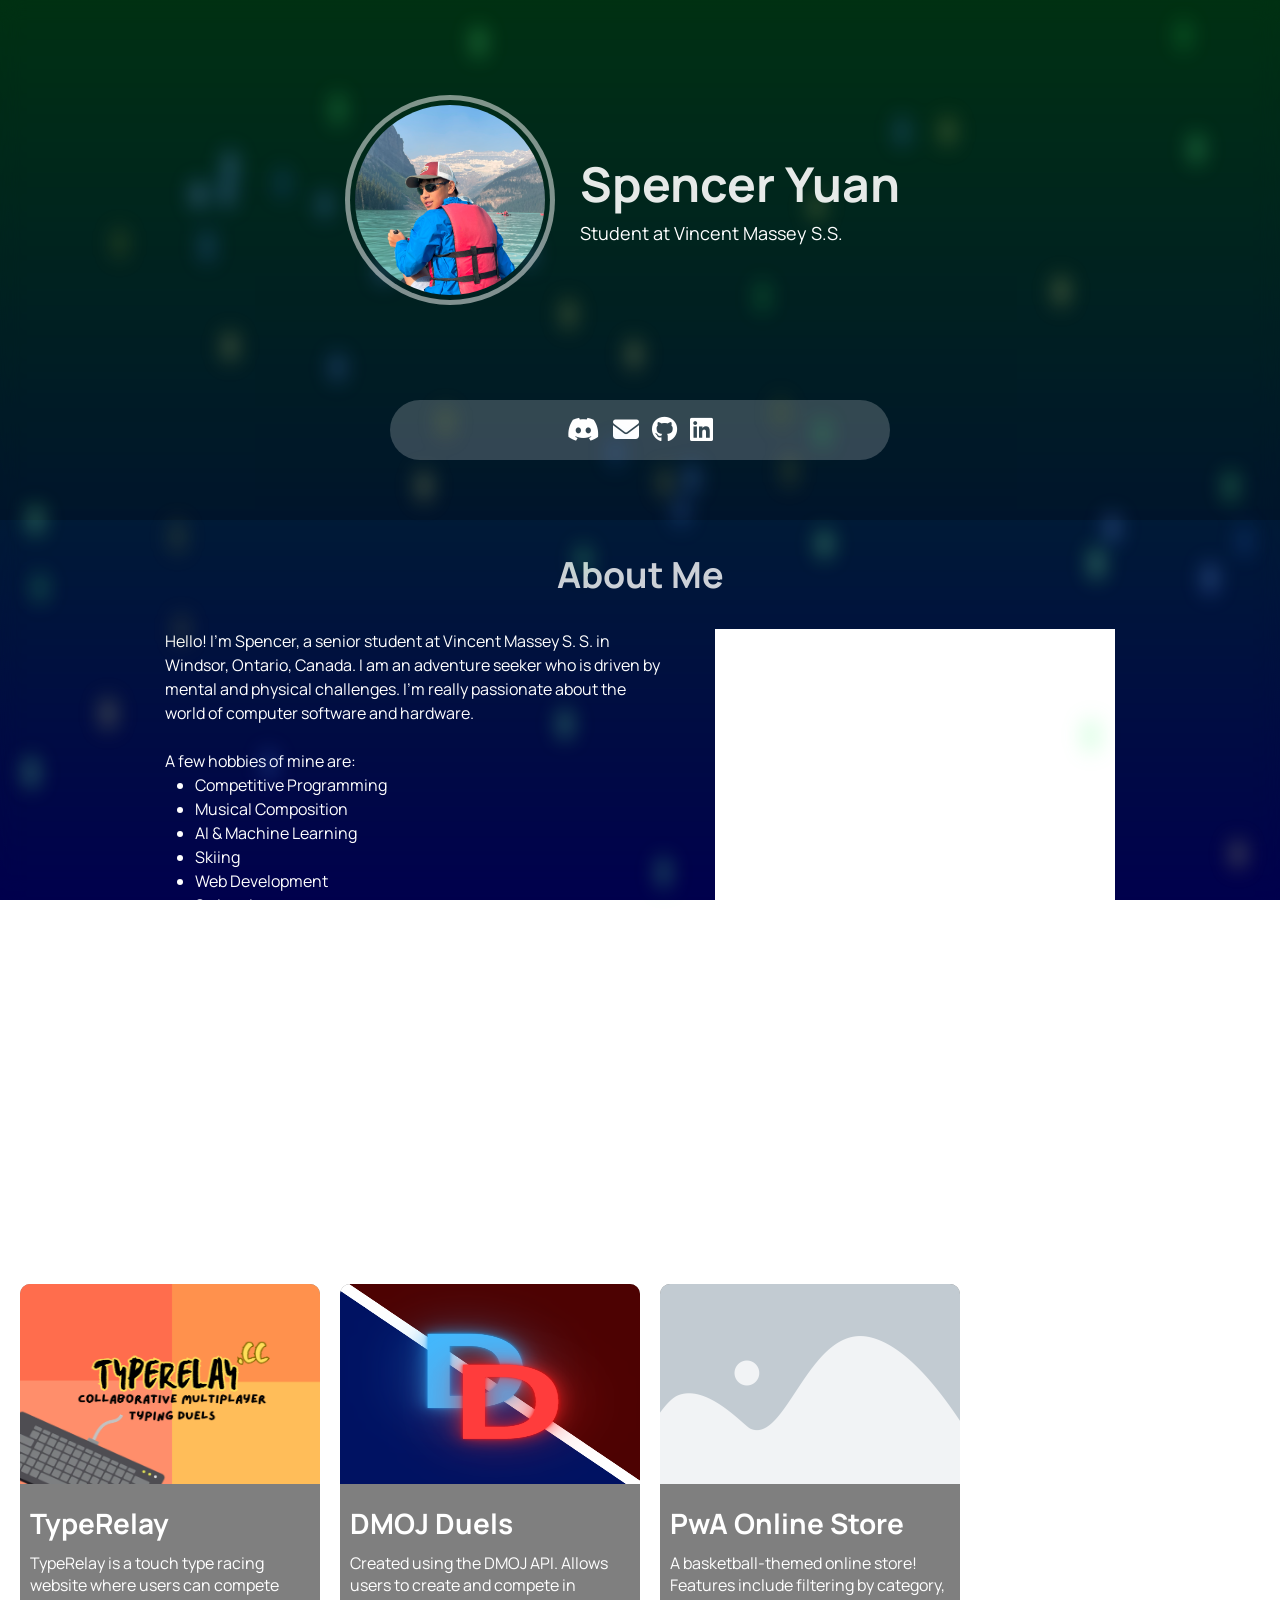
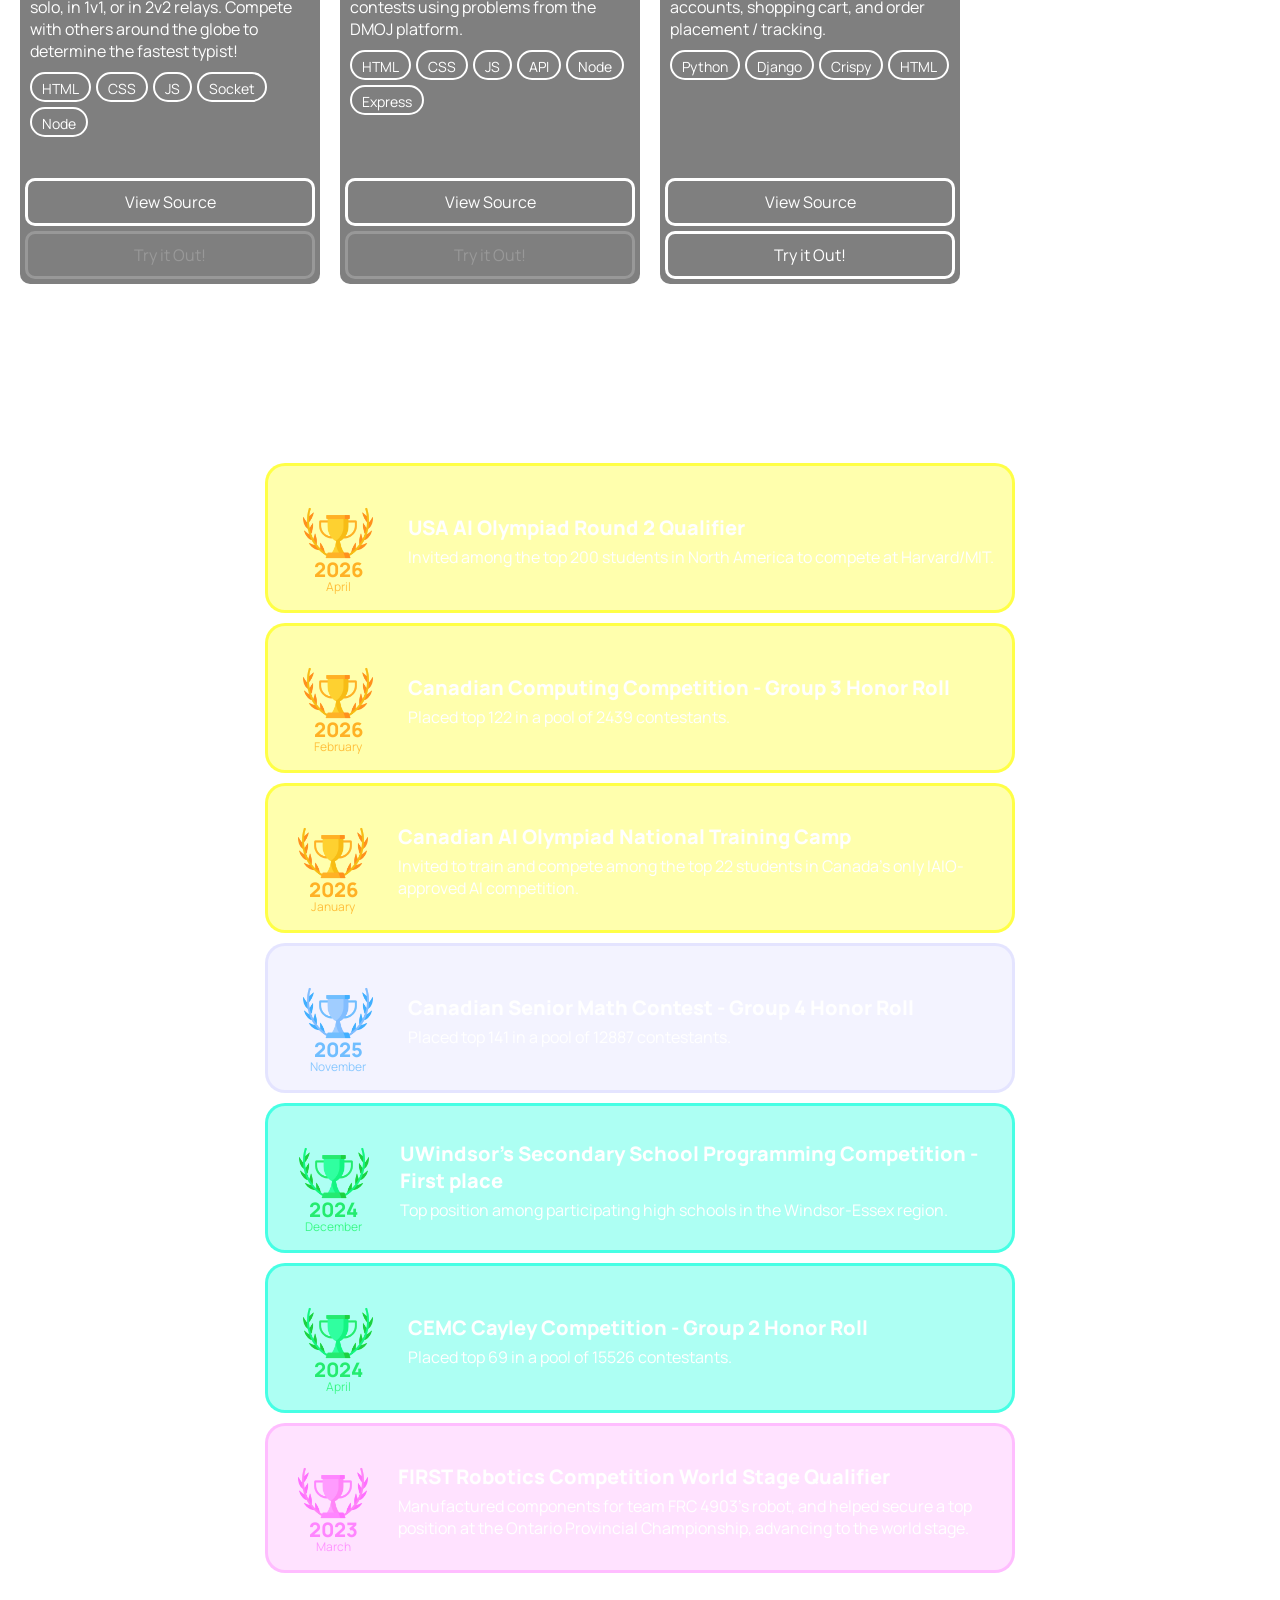
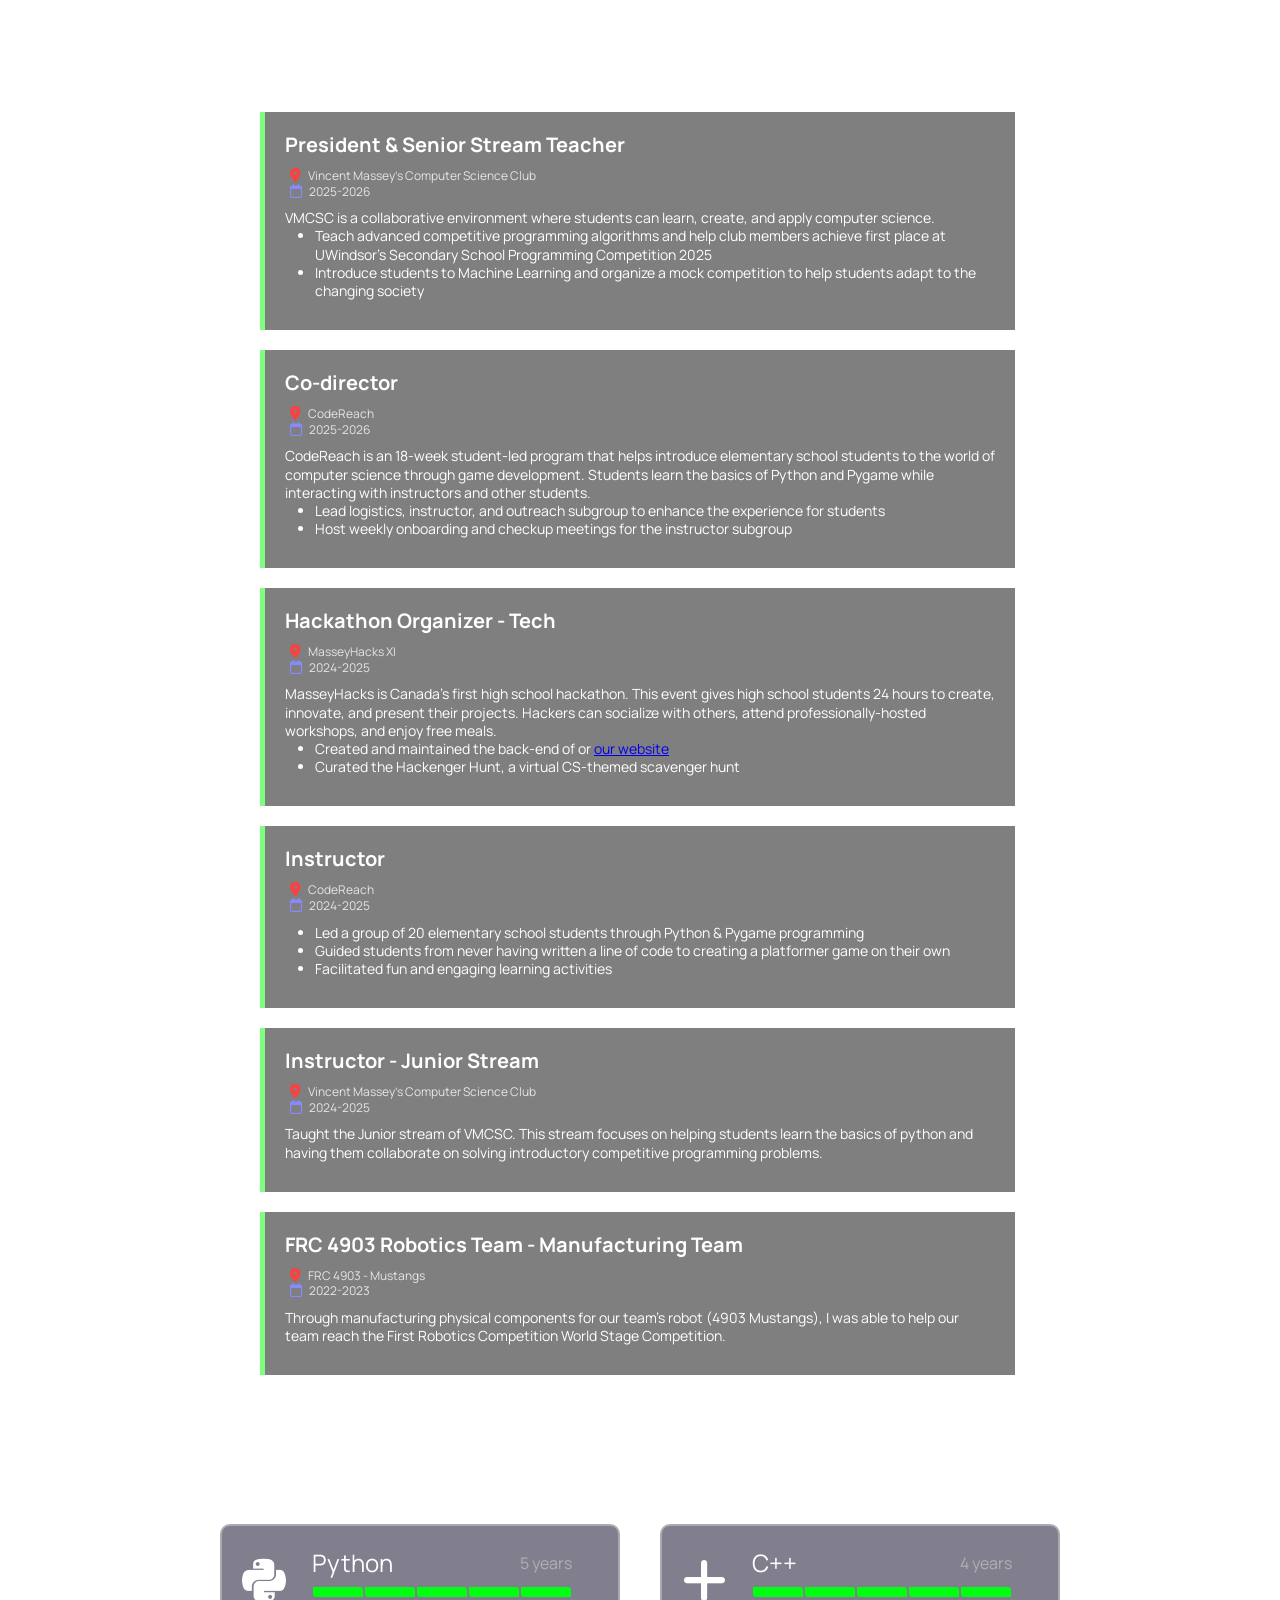
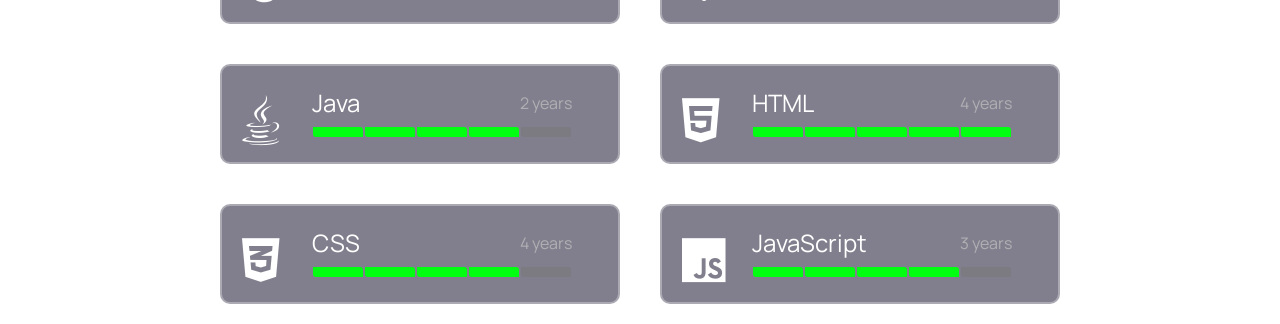
<file: index.html>
<!DOCTYPE html>
<html lang="en">
<head>
    <meta charset="UTF-8">
    <meta name="viewport" content="width=device-width, initial-scale=1.0">
    <title>Spencer Yuan</title>
    <link rel="stylesheet" href="style.css">
    <script src="bgtiles.js" defer></script>
    <script src="navigation.js" defer></script>
    <script src="particlebg.js" defer></script>
    <link rel="stylesheet" href="https://cdnjs.cloudflare.com/ajax/libs/font-awesome/6.4.0/css/all.min.css"/>
</head>
<body>
    <!-- Fixed gradient background so i can rotate it -->
    <div class="fixed-bg"></div>

    <div class="particles">

    </div>

    <div class="blocker"></div>
    <div class="mask"></div>

    <!-- Nav bar on the top -->
    <nav>
        <div class="nav-element nav-title">Title</div>
        <div class="nav-element nav-about">About</div>
        <div class="nav-element nav-projects">Projects</div>
        <div class="nav-element nav-achievements">Achievements</div>
        <div class="nav-element nav-experience">Experience</div>
        <div class="nav-element nav-languages">Programming</div>
    </nav>
    
    <!-- Title Page / top of the page -->

    <div class="section" id="top-section">
        <div class="section" id="section-title">
            <img src="img/pfp.png" alt="" class="profile-picture">
            <div class="title-card">
                <h1 class="title-name">Spencer Yuan</h1>
                <div class="title-description">Student at Vincent Massey S.S.</div>
            </div>
            
        </div>

        <!-- Contact horizontal -->
        <div class="section" id="section-contact">
            <div class="contact-centered">
                <!-- 
                Email
                Discord
                -->
                <div class="contact-square">
                    <i class="fa-brands fa-discord contact-icon" title="Discord: Scherzophile"></i>

                    <a href="mailto:spencerkechengyuan@hotmail.com?subject=Hello!" class="contact-link" title="Email: spenceryuan0426@gmail.com">
                        <i class="fa-solid fa-envelope contact-icon"></i>
                    </a>
                    
                    <a href="https://github.com/scherzophile" class="contact-link" target="_blank" title="Github">
                        <i class="fa-brands fa-github contact-icon"></i>
                    </a>

                    <a href="https://www.linkedin.com/in/spencer-yuan/" class="contact-link" target="_blank" title="LinkedIn">
                        <i class="fa-brands fa-linkedin contact-icon"></i>
                    </a>
                </div>
            </div>
        
        </div>
    </div>
    
    <div id="about-scroll"></div>
    <!-- About ME :) -->
    <div class="section" id="section-about">
        <div class="section-title-text">About Me</div>
        <div class="container">
            <div class="left-container">
                <div class="description">
                    Hello! I'm Spencer, a senior student at Vincent Massey S. S. in Windsor, Ontario, Canada. I am an adventure seeker
                    who is driven by mental and physical challenges. I'm really passionate about the world of 
                    computer software and hardware. 
                </div>
                <br>
                <div class="hobbies">
                    A few hobbies of mine are:
                    <ul>
                        <li>Competitive Programming</li>
                        <li>Musical Composition</li>
                        <li>AI & Machine Learning</li>
                        <li>Skiing</li>
                        <li>Web Development</li>
                        <li>Swimming</li>
                        <li>Game Development</li>
                        <li>Mountain Biking</li>
                        <li>... and many more!</li>
                    </ul>
                </div>
                <br>
                <div class="description">
                    I hope to learn more about the wonderful, ever-changing society so that I can use
                    my interests and passions to help shape the world to be a better place. 
                </div>
            </div>
            <div class="right-container"></div>
        </div>
    </div>

    <div class="section" id="section-buttons">
        <input type="button" value="Computer Science" onclick="window.location.href='featured/cp.html'">
        <input type="button" value="Music" onclick="window.location.href='music.html'">
        <input type="button" value="Sports">
    </div>

    <!-- Projects probably in a carousel -->
    <div class="section-title-text">Featured Projects</div>
    <div class="section" id="section-projects">

        <div class="project">
            <img src="img/typerelaybanner.png" alt="" class="project-image">
            <div class="project-body">
                <div class="project-title">TypeRelay</div>
                <div class="project-description">
                    TypeRelay is a touch type racing website where users can compete solo, in 1v1, or
                    in 2v2 relays. Compete with others around the globe to determine the fastest
                    typist!
                </div>
                <div class="project-tags">
                    <div class="tag">HTML</div>
                    <div class="tag">CSS</div>
                    <div class="tag">JS</div>
                    <div class="tag">Socket</div>
                    <div class="tag">Node</div>
                </div>
            </div>
            <div class="bottom-buttons-container">
                <div class="try-it-out-btn" onclick="window.open('https://github.com/scherzophile/TypeRelay', '_blank')">View Source</div>
                <div class="try-it-out-btn try-disabled">Try it Out!</div>
            </div>
        </div>

        <div class="project">
            <img src="img/DDlogo.png" alt="" class="project-image">
            <div class="project-body">
                <div class="project-title">DMOJ Duels</div>
                <div class="project-description">Created using the DMOJ API. Allows users to create and compete in contests using problems from the DMOJ platform.</div>
                <div class="project-tags">
                    <div class="tag">HTML</div>
                    <div class="tag">CSS</div>
                    <div class="tag">JS</div>
                    <div class="tag">API</div>
                    <div class="tag">Node</div>
                    <div class="tag">Express</div>
                </div>
            </div>
            <div class="bottom-buttons-container">
                <div class="try-it-out-btn" onclick="window.open('https://github.com/scherzophile/dmojduels', '_blank')">View Source</div>
                <div class="try-it-out-btn try-disabled">Try it Out!</div>
            </div>
            
        </div>

        <div class="project">
            <img src="img/placeholder.png" alt="" class="project-image">
            <div class="project-body">
                <div class="project-title">PwA Online Store</div>
                <div class="project-description">A basketball-themed online store! Features include filtering by category, accounts, shopping cart, and order placement / tracking.</div>
                <div class="project-tags">
                    <div class="tag">Python</div>
                    <div class="tag">Django</div>
                    <div class="tag">Crispy</div>
                    <div class="tag">HTML</div>
                </div>
            </div>
            <div class="bottom-buttons-container">
                <div class="try-it-out-btn" onclick="window.open('https://github.com/scherzophile/pwa-store', '_blank')">View Source</div>
                <div class="try-it-out-btn" onclick="window.open('http://pwa-store.spenceryuan.ca', '_blank')">Try it Out!</div>
            </div>
        </div>
    </div>

    <div id="gallery-container">
        <input type="button" value="View Project Gallery" id="gallery-btn">
    </div>
    


    <div class="section-title-text">Achievements</div>
    <div class="section" id="section-achievements">
        <div class="ach-container">
            <div class="ach ach-2026">
                <div class="ach-left">
                    <img class="ach-trophy" src="img/winner.png" alt="">
                    <div class="ach-year">2026</div>
                    <div class="ach-month">April</div>
                </div>
                <div class="ach-right">
                    <div class="ach-title">USA AI Olympiad Round 2 Qualifier</div>
                    <div class="ach-content">Invited among the top 200 students in North America to compete at Harvard/MIT.</div>
                </div>
            </div>

            <div class="ach ach-2026">
                <div class="ach-left">
                    <img class="ach-trophy" src="img/winner.png" alt="">
                    <div class="ach-year">2026</div>
                    <div class="ach-month">February</div>
                </div>
                <div class="ach-right">
                    <div class="ach-title">Canadian Computing Competition - Group 3 Honor Roll</div>
                    <div class="ach-content">Placed top 122 in a pool of 2439 contestants.</div>
                </div>
            </div>

            <div class="ach ach-2026">
                <div class="ach-left">
                    <img class="ach-trophy" src="img/winner.png" alt="">
                    <div class="ach-year">2026</div>
                    <div class="ach-month">January</div>
                </div>
                <div class="ach-right">
                    <div class="ach-title">Canadian AI Olympiad National Training Camp</div>
                    <div class="ach-content">Invited to train and compete among the top 22 students in Canada's only IAIO-approved AI competition.</div>
                </div>
            </div>

            <div class="ach ach-2025">
                <div class="ach-left">
                    <img class="ach-trophy" src="img/winner.png" alt="">
                    <div class="ach-year">2025</div>
                    <div class="ach-month">November</div>
                </div>
                <div class="ach-right">
                    <div class="ach-title">Canadian Senior Math Contest - Group 4 Honor Roll</div>
                    <div class="ach-content">Placed top 141 in a pool of 12887 contestants.</div>
                </div>
            </div>

            <div class="ach ach-2024">
                <div class="ach-left">
                    <img class="ach-trophy" src="img/winner.png" alt="">
                    <div class="ach-year">2024</div>
                    <div class="ach-month">December</div>
                </div>
                <div class="ach-right">
                    <div class="ach-title">UWindsor's Secondary School Programming Competition - First place</div>
                    <div class="ach-content">Top position among participating high schools in the Windsor-Essex region.</div>
                </div>
            </div>

            <div class="ach ach-2024">
                <div class="ach-left">
                    <img class="ach-trophy" src="img/winner.png" alt="">
                    <div class="ach-year">2024</div>
                    <div class="ach-month">April</div>
                </div>
                <div class="ach-right">
                    <div class="ach-title">CEMC Cayley Competition - Group 2 Honor Roll</div>
                    <div class="ach-content">Placed top 69 in a pool of 15526 contestants.</div>
                </div>
            </div>

            <div class="ach ach-2023">
                <div class="ach-left">
                    <img class="ach-trophy" src="img/winner.png" alt="">
                    <div class="ach-year">2023</div>
                    <div class="ach-month">March</div>
                </div>
                <div class="ach-right">
                    <div class="ach-title">FIRST Robotics Competition World Stage Qualifier</div>
                    <div class="ach-content">Manufactured components for team FRC 4903's robot, and helped secure a top position at the Ontario Provincial Championship, advancing to the world stage.</div>
                </div>
            </div>
        </div>
        

         
    </div>

    <div class="section-title-text">Experience</div>
    <div class="section" id="section-experience">
        <div id="section-experience-container">
            <div class="exp">
                <div class="exp-title">President & Senior Stream Teacher</div>
                <div class="exp-location">
                    <i class="fa-solid fa-location-dot"></i>
                    Vincent Massey's Computer Science Club
                </div>
                <div class="exp-time">
                    <i class="fa-regular fa-calendar"></i>
                    2025-2026
                </div>
                <div class="exp-description">
                    VMCSC is a collaborative environment where students can learn, create, and apply computer science. 
                    <ul>
                        <li>
                            Teach advanced competitive programming algorithms and help club members achieve first place at UWindsor's Secondary School Programming Competition 2025
                        </li>
                        <li>
                            Introduce students to Machine Learning and organize a mock competition to help students adapt to the changing society
                        </li>
                    </ul>
                    
                </div>
            </div>

            <div class="exp">
                <div class="exp-title">Co-director</div>
                <div class="exp-location">
                    <i class="fa-solid fa-location-dot"></i>
                    CodeReach
                </div>
                <div class="exp-time">
                    <i class="fa-regular fa-calendar"></i>
                    2025-2026
                </div>
                <div class="exp-description">
                    CodeReach is an 18-week student-led program that helps introduce elementary school students to the world of computer science through game development. 
                    Students learn the basics of Python and Pygame while interacting with instructors and other students. 
                    <ul>
                        <li>Lead logistics, instructor, and outreach subgroup to enhance the experience for students</li>
                        <li>Host weekly onboarding and checkup meetings for the instructor subgroup</li>
                    </ul>
                </div>
            </div>

            <div class="exp">
                <div class="exp-title">Hackathon Organizer - Tech</div>
                <div class="exp-location">
                    <i class="fa-solid fa-location-dot"></i>
                    MasseyHacks XI
                </div>
                <div class="exp-time">
                    <i class="fa-regular fa-calendar"></i>
                    2024-2025
                </div>
                <div class="exp-description">
                    MasseyHacks is Canada's first high school hackathon. This event gives high school students
                    24 hours to create, innovate, and present their projects. Hackers can socialize with others, attend 
                    professionally-hosted workshops, and enjoy free meals. 
                    <ul>
                        <li>Created and maintained the back-end of or <a href="https://masseyhacks.ca/">our website</a></li>
                        <li>Curated the Hackenger Hunt, a virtual CS-themed scavenger hunt</li>
                    </ul>
                </div>
            </div>

            <div class="exp">
                <div class="exp-title">Instructor</div>
                <div class="exp-location">
                    <i class="fa-solid fa-location-dot"></i>
                    CodeReach
                </div>
                <div class="exp-time">
                    <i class="fa-regular fa-calendar"></i>
                    2024-2025
                </div>
                <div class="exp-description">
                    <ul>
                        <li>Led a group of 20 elementary school students through Python & Pygame programming</li>
                        <li>Guided students from never having written a line of code to creating a platformer game on their own</li>
                        <li>Facilitated fun and engaging learning activities</li>
                    </ul>
                </div>
            </div>

            <div class="exp">
                <div class="exp-title">Instructor - Junior Stream</div>
                <div class="exp-location">
                    <i class="fa-solid fa-location-dot"></i>
                    Vincent Massey's Computer Science Club
                </div>
                <div class="exp-time">
                    <i class="fa-regular fa-calendar"></i>
                    2024-2025
                </div>
                <div class="exp-description">
                    Taught the Junior stream of VMCSC. This stream focuses on helping
                    students learn the basics of python and having them collaborate on solving introductory competitive programming problems. 
                </div>
            </div>

            <div class="exp">
                <div class="exp-title">FRC 4903 Robotics Team - Manufacturing Team</div>
                <div class="exp-location">
                    <i class="fa-solid fa-location-dot"></i>
                    FRC 4903 - Mustangs
                </div>
                <div class="exp-time">
                    <i class="fa-regular fa-calendar"></i>
                    2022-2023
                </div>
                <div class="exp-description">
                    Through manufacturing physical components for our team's robot (4903 Mustangs), I was able to help our team
                    reach the First Robotics Competition World Stage Competition. 
                </div>
            </div>
        </div>
        

        
    </div>


    <div class="section-title-text">Programming Language Proficiency</div>
    <div class="section" id="section-languages">
        <div class="lang">
            <div class="lang-left">
                <i class="fa-brands fa-python"></i>
            </div>
            <div class="lang-right">
                <div class="lang-title">Python<div class="lang-years">5 years</div></div>
                <div class="pro-bars">
                    <div class="pro-bar pro-active"></div>
                    <div class="pro-bar pro-active"></div>
                    <div class="pro-bar pro-active"></div>
                    <div class="pro-bar pro-active"></div>
                    <div class="pro-bar pro-active"></div>
                </div>
            </div>
        </div>

        <div class="lang">
            <div class="lang-left">
                <i class="fa-solid fa-plus"></i>
            </div>
            <div class="lang-right">
                <div class="lang-title">C++<div class="lang-years">4 years</div></div>
                <div class="pro-bars">
                    <div class="pro-bar pro-active"></div>
                    <div class="pro-bar pro-active"></div>
                    <div class="pro-bar pro-active"></div>
                    <div class="pro-bar pro-active"></div>
                    <div class="pro-bar pro-active"></div>
                </div>
            </div>
        </div>

        <div class="lang">
            <div class="lang-left">
                <i class="fa-brands fa-java"></i>
            </div>
            <div class="lang-right">
                <div class="lang-title">Java<div class="lang-years">2 years</div></div>
                <div class="pro-bars">
                    <div class="pro-bar pro-active"></div>
                    <div class="pro-bar pro-active"></div>
                    <div class="pro-bar pro-active"></div>
                    <div class="pro-bar pro-active"></div>
                    <div class="pro-bar"></div>
                </div>
            </div>
        </div>

        <div class="lang">
            <div class="lang-left">
                <i class="fa-brands fa-html5"></i>
            </div>
            <div class="lang-right">
                <div class="lang-title">HTML<div class="lang-years">4 years</div></div>
                <div class="pro-bars">
                    <div class="pro-bar pro-active"></div>
                    <div class="pro-bar pro-active"></div>
                    <div class="pro-bar pro-active"></div>
                    <div class="pro-bar pro-active"></div>
                    <div class="pro-bar pro-active"></div>
                </div>
            </div>
        </div>

        <div class="lang">
            <div class="lang-left">
                <i class="fa-brands fa-css3-alt"></i>
            </div>
            <div class="lang-right">
                <div class="lang-title">CSS<div class="lang-years">4 years</div></div>
                <div class="pro-bars">
                    <div class="pro-bar pro-active"></div>
                    <div class="pro-bar pro-active"></div>
                    <div class="pro-bar pro-active"></div>
                    <div class="pro-bar pro-active"></div>
                    <div class="pro-bar"></div>
                </div>
            </div>
        </div>

        <div class="lang">
            <div class="lang-left">
                <i class="fa-brands fa-js"></i>
            </div>
            <div class="lang-right">
                <div class="lang-title">JavaScript<div class="lang-years">3 years</div></div>
                <div class="pro-bars">
                    <div class="pro-bar pro-active"></div>
                    <div class="pro-bar pro-active"></div>
                    <div class="pro-bar pro-active"></div>
                    <div class="pro-bar pro-active"></div>
                    <div class="pro-bar"></div>
                </div>
            </div>
        </div>
    </div>
    
</body>
</html>


<!-- 
To-do list:
* Smoothen up the intro animation
* Rewrite my about me (sounds way too generic rn)
* These are the buttons to more detailed page
    The LARGE 4 grid cells:
        CP - remember all contests & DMOJ account
        AI / Machine Learning
        Music - Be sure to outline performance and creation
        Sports - Skiing & Biking
    Smaller grid cells, maybe half the size:
        Gaming - MC builds, Roblox virtual piano (hiding in the blue would be great)
        Typing - Highlight all accounts & high WPM

* Remove other buttons
-->
</file>
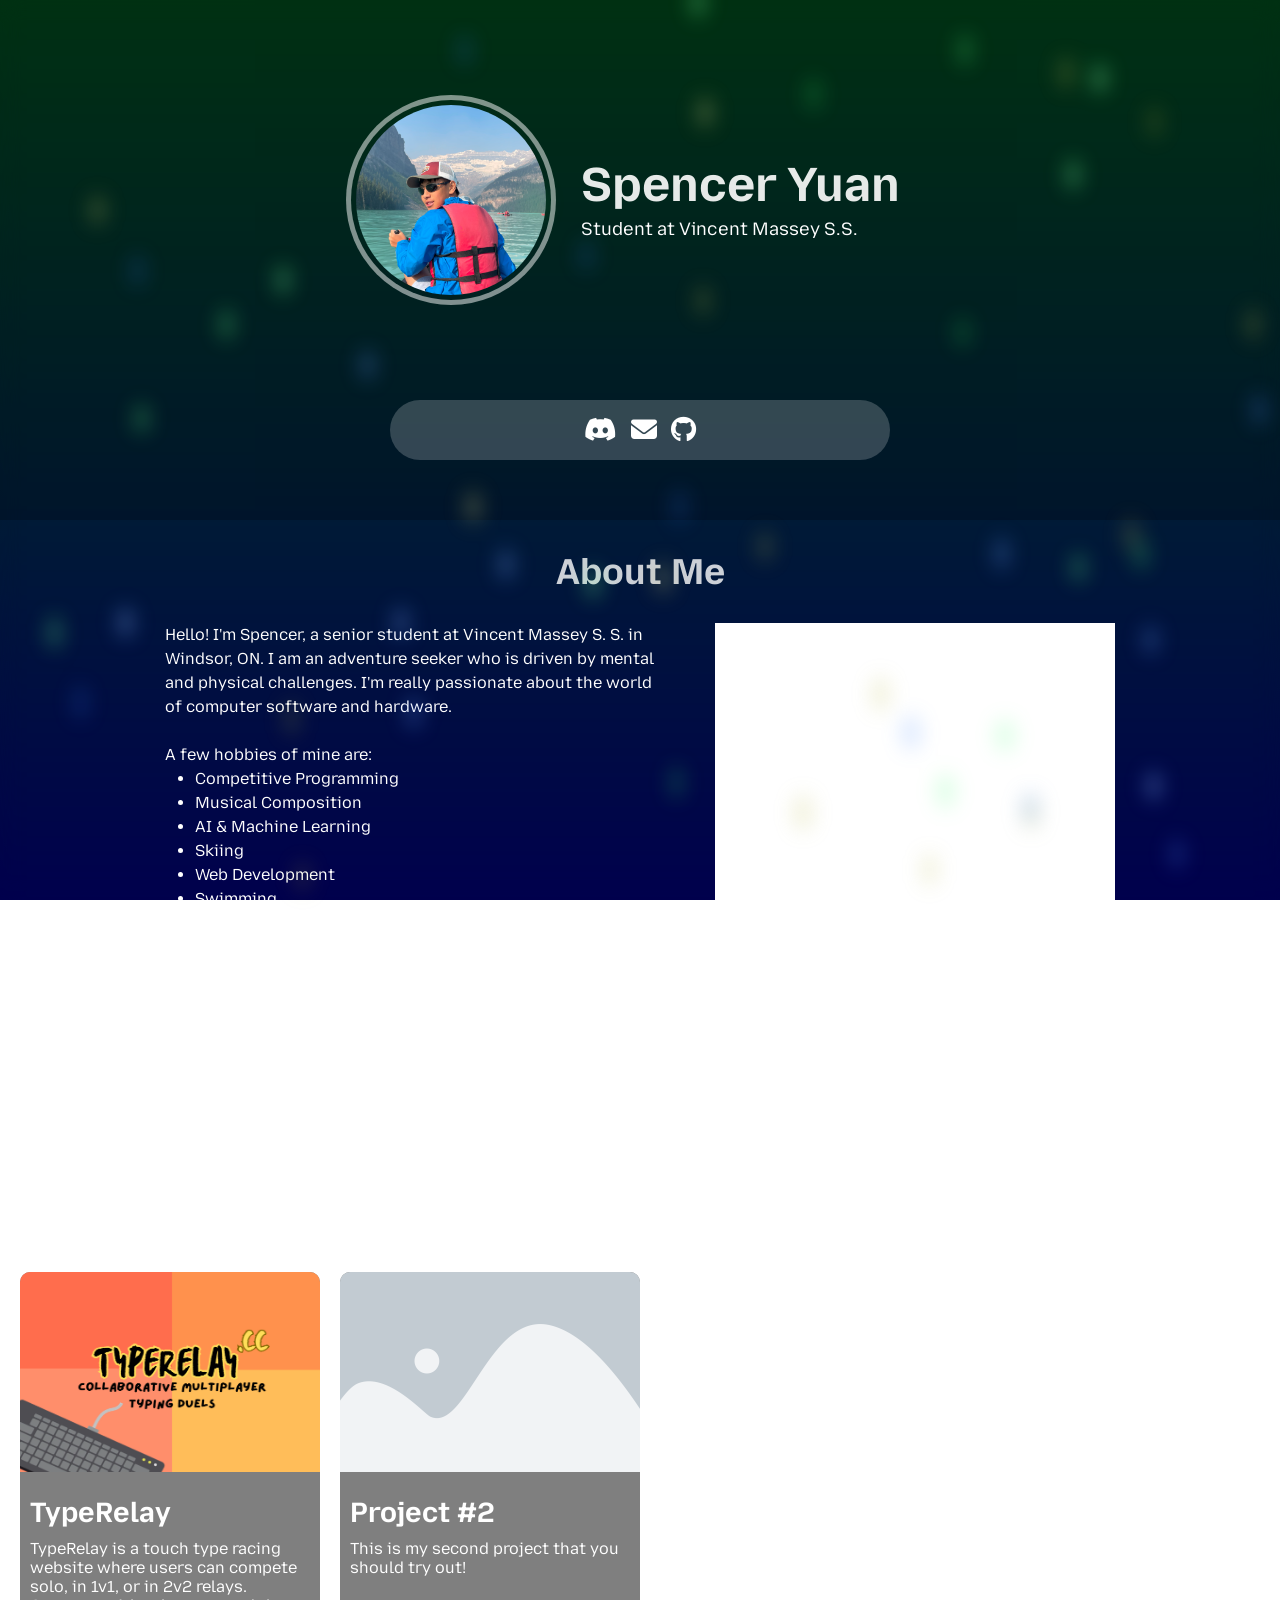
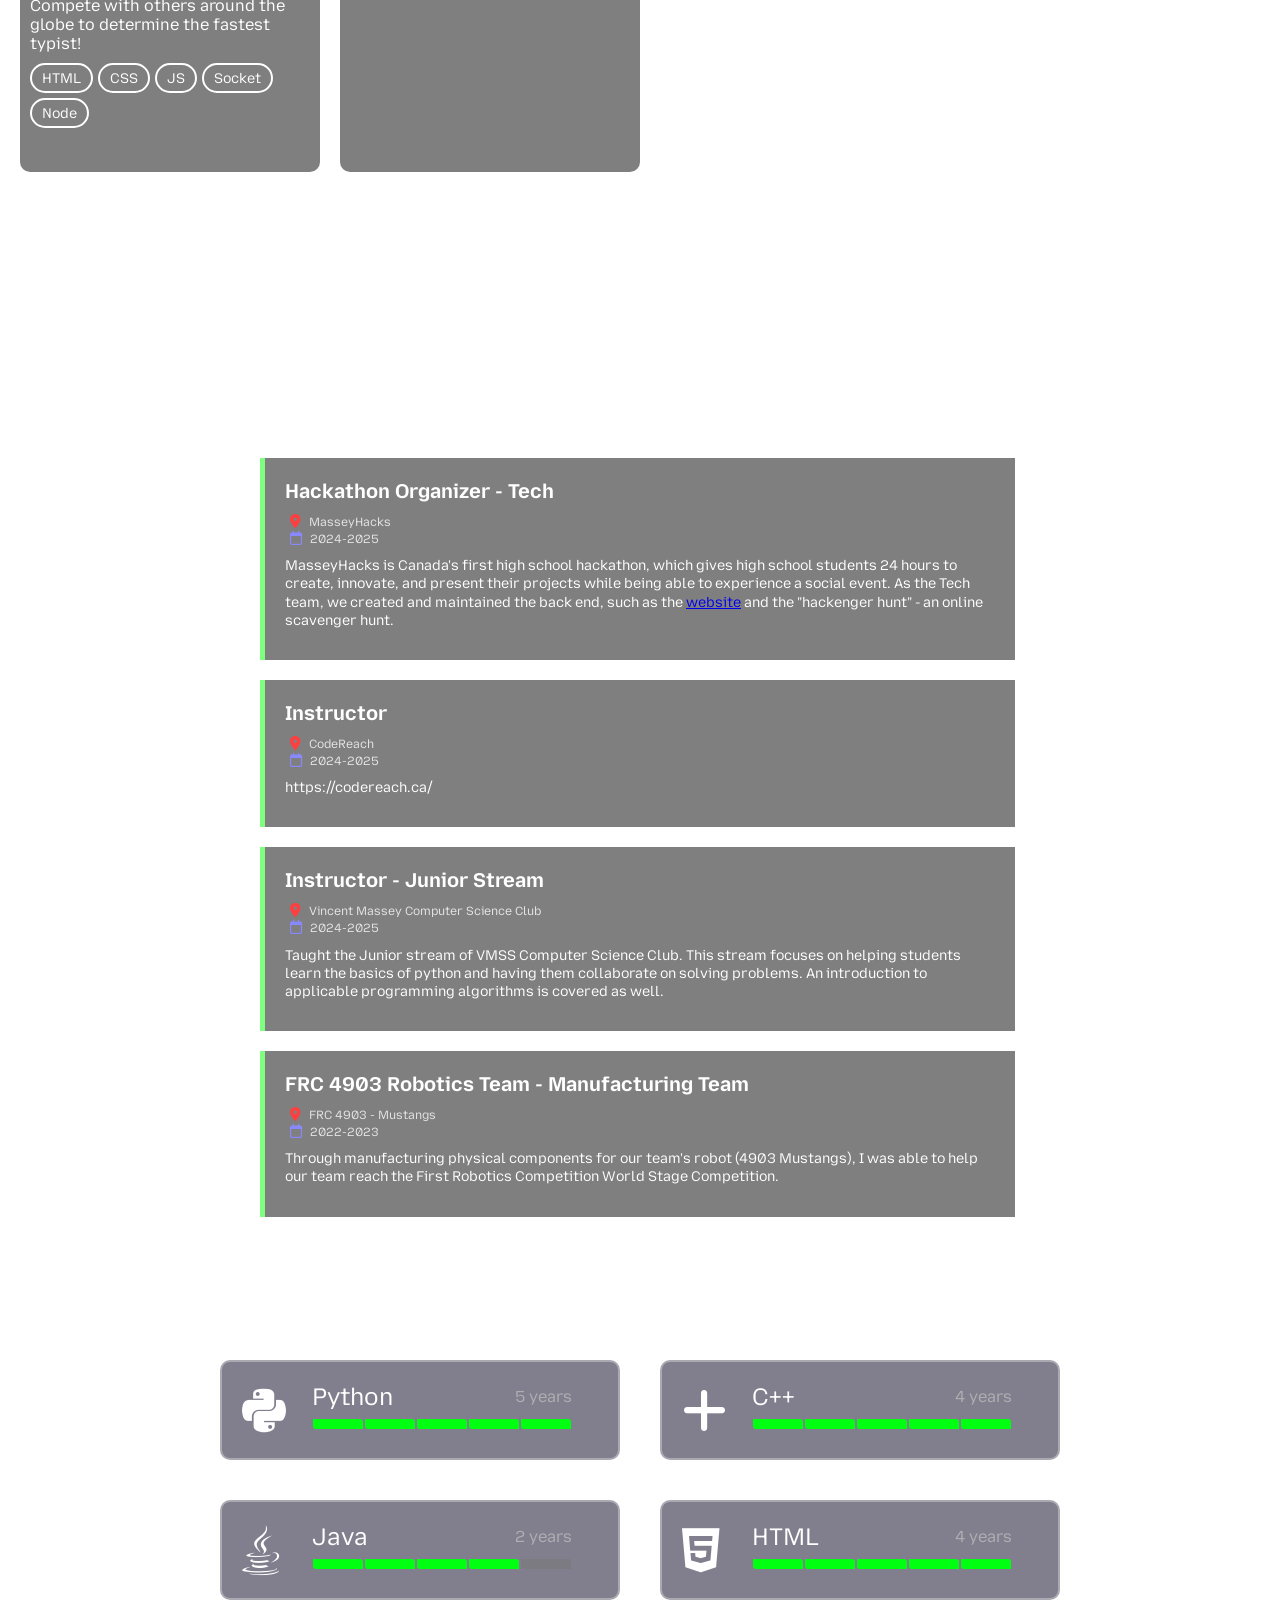
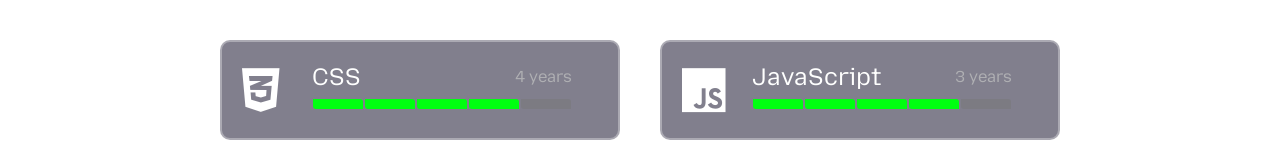
<file: PersonalWebsite/index.html>
<!DOCTYPE html>
<html lang="en">
<head>
    <meta charset="UTF-8">
    <meta name="viewport" content="width=device-width, initial-scale=1.0">
    <title>Spencer Yuan</title>
    <link rel="stylesheet" href="style.css">
    <script src="bgtiles.js" defer></script>
    <script src="navigation.js" defer></script>
    <script src="particlebg.js" defer></script>
    <link rel="stylesheet" href="https://cdnjs.cloudflare.com/ajax/libs/font-awesome/6.4.0/css/all.min.css"/>
</head>
<body>
    <!-- Fixed gradient background so i can rotate it -->
    <div class="fixed-bg"></div>

    <div class="particles">

    </div>

    <div class="blocker"></div>

    <!-- Nav bar on the top -->
    <nav>
        <div class="nav-element nav-title">Title</div>
        <div class="nav-element nav-about">About Me</div>
        <div class="nav-element nav-projects">Projects</div>
        <div class="nav-element nav-experience">Experience</div>
        <div class="nav-element nav-languages">Programming Languages</div>
    </nav>
    
    <!-- Title Page / top of the page -->

    <div class="section" id="top-section">
        <div class="section" id="section-title">
            <img src="img/pfp.png" alt="" class="profile-picture">
            <div class="title-card">
                <h1 class="title-name">Spencer Yuan</h1>
                <div class="title-description">Student at Vincent Massey S.S.</div>
            </div>
            
        </div>

        <!-- Contact horizontal -->
        <div class="section" id="section-contact">
            <div class="contact-centered">
                <!-- 
                Email
                Discord
                -->
                <div class="contact-square">
                    <i class="fa-brands fa-discord contact-icon"></i>

                    <a href="mailto:spencerkechengyuan@hotmail.com?subject=Hello!" class="contact-link">
                        <i class="fa-solid fa-envelope contact-icon"></i>
                    </a>
                    
                    <i class="fa-brands fa-github contact-icon"></i>


                </div>
            </div>
        
        </div>
    </div>
    
    <div id="about-scroll"></div>
    <!-- About ME :) -->
    <div class="section" id="section-about">
        <div class="section-title-text">About Me</div>
        <div class="container">
            <div class="left-container">
                <div class="description">
                    Hello! I'm Spencer, a senior student at Vincent Massey S. S. in Windsor, ON. I am an adventure seeker
                    who is driven by mental and physical challenges. I'm really passionate about the world of 
                    computer software and hardware. 
                </div>
                <br>
                <div class="hobbies">
                    A few hobbies of mine are:
                    <ul>
                        <li>Competitive Programming</li>
                        <li>Musical Composition</li>
                        <li>AI & Machine Learning</li>
                        <li>Skiing</li>
                        <li>Web Development</li>
                        <li>Swimming</li>
                        <li>Game Development</li>
                        <li>Mountain Biking</li>
                        <li>... and many more!</li>
                    </ul>
                </div>
                <br>
                <div class="description">
                    I hope to learn more about the wonderful, ever-changing society so that I can use
                    my interests and passions to help shape the world to be a better place. 
                </div>
            </div>
            <div class="right-container"></div>
        </div>
    </div>

    <div class="section" id="section-buttons">
        <input type="button" value="Computer Science">
        <input type="button" value="Music" onclick="window.location.href='music.html'">
        <input type="button" value="Sports">
    </div>

    <!-- Projects probably in a carousel -->
    <div class="section-title-text">Featured Projects</div>
    <div class="section" id="section-projects">

        <div class="project">
            <img src="img/typerelaybanner.png" alt="" class="project-image">
            <div class="project-body">
                <div class="project-title">TypeRelay</div>
                <div class="project-description">
                    TypeRelay is a touch type racing website where users can compete solo, in 1v1, or
                    in 2v2 relays. Compete with others around the globe to determine the fastest
                    typist!
                </div>
                <div class="project-tags">
                    <div class="tag">HTML</div>
                    <div class="tag">CSS</div>
                    <div class="tag">JS</div>
                    <div class="tag">Socket</div>
                    <div class="tag">Node</div>
                </div>
            </div>
        </div>

        <div class="project">
            <img src="img/placeholder.png" alt="" class="project-image">
            <div class="project-body">
                <div class="project-title">Project #2</div>
                <div class="project-description">This is my second project that you should try out! </div>
            </div>
        </div>
    </div>

    <div id="gallery-container">
        <input type="button" value="View Project Gallery" id="gallery-btn">
    </div>
    


    <div class="section-title-text">Achievements</div>
    <div class="section" id="section-experience">
        <!-- Sort achievements by year>? -->

    </div>

    <div class="section-title-text">Experience</div>
    <div class="section" id="section-experience">
        <div id="section-experience-container">
            <div class="exp">
                <div class="exp-title">Hackathon Organizer - Tech</div>
                <div class="exp-location">
                    <i class="fa-solid fa-location-dot"></i>
                    MasseyHacks
                </div>
                <div class="exp-time">
                    <i class="fa-regular fa-calendar"></i>
                    2024-2025
                </div>
                <div class="exp-description">
                    MasseyHacks is Canada's first high school hackathon, which gives high school students
                    24 hours to create, innovate, and present their projects while being able to
                    experience a social event. As the Tech team, we created and maintained the back end,
                    such as the <a href="https://masseyhacks.ca/">website</a> and the "hackenger hunt" - an online scavenger hunt. 
                </div>
            </div>

            <div class="exp">
                <div class="exp-title">Instructor</div>
                <div class="exp-location">
                    <i class="fa-solid fa-location-dot"></i>
                    CodeReach
                </div>
                <div class="exp-time">
                    <i class="fa-regular fa-calendar"></i>
                    2024-2025
                </div>
                <div class="exp-description">
                    https://codereach.ca/
                </div>
            </div>

            <div class="exp">
                <div class="exp-title">Instructor - Junior Stream</div>
                <div class="exp-location">
                    <i class="fa-solid fa-location-dot"></i>
                    Vincent Massey Computer Science Club
                </div>
                <div class="exp-time">
                    <i class="fa-regular fa-calendar"></i>
                    2024-2025
                </div>
                <div class="exp-description">
                    Taught the Junior stream of VMSS Computer Science Club. This stream focuses on helping
                    students learn the basics of python and having them collaborate on solving problems. 
                    An introduction to applicable programming algorithms is covered as well. 
                </div>
            </div>

            <div class="exp">
                <div class="exp-title">FRC 4903 Robotics Team - Manufacturing Team</div>
                <div class="exp-location">
                    <i class="fa-solid fa-location-dot"></i>
                    FRC 4903 - Mustangs
                </div>
                <div class="exp-time">
                    <i class="fa-regular fa-calendar"></i>
                    2022-2023
                </div>
                <div class="exp-description">
                    Through manufacturing physical components for our team's robot (4903 Mustangs), I was able to help our team
                    reach the First Robotics Competition World Stage Competition. 
                </div>
            </div>
        </div>
        

        
    </div>


    <div class="section-title-text">Programming Language Proficiency</div>
    <div class="section" id="section-languages">
        <div class="lang">
            <div class="lang-left">
                <i class="fa-brands fa-python"></i>
            </div>
            <div class="lang-right">
                <div class="lang-title">Python<div class="lang-years">5 years</div></div>
                <div class="pro-bars">
                    <div class="pro-bar pro-active"></div>
                    <div class="pro-bar pro-active"></div>
                    <div class="pro-bar pro-active"></div>
                    <div class="pro-bar pro-active"></div>
                    <div class="pro-bar pro-active"></div>
                </div>
            </div>
        </div>

        <div class="lang">
            <div class="lang-left">
                <i class="fa-solid fa-plus"></i>
            </div>
            <div class="lang-right">
                <div class="lang-title">C++<div class="lang-years">4 years</div></div>
                <div class="pro-bars">
                    <div class="pro-bar pro-active"></div>
                    <div class="pro-bar pro-active"></div>
                    <div class="pro-bar pro-active"></div>
                    <div class="pro-bar pro-active"></div>
                    <div class="pro-bar pro-active"></div>
                </div>
            </div>
        </div>

        <div class="lang">
            <div class="lang-left">
                <i class="fa-brands fa-java"></i>
            </div>
            <div class="lang-right">
                <div class="lang-title">Java<div class="lang-years">2 years</div></div>
                <div class="pro-bars">
                    <div class="pro-bar pro-active"></div>
                    <div class="pro-bar pro-active"></div>
                    <div class="pro-bar pro-active"></div>
                    <div class="pro-bar pro-active"></div>
                    <div class="pro-bar"></div>
                </div>
            </div>
        </div>

        <div class="lang">
            <div class="lang-left">
                <i class="fa-brands fa-html5"></i>
            </div>
            <div class="lang-right">
                <div class="lang-title">HTML<div class="lang-years">4 years</div></div>
                <div class="pro-bars">
                    <div class="pro-bar pro-active"></div>
                    <div class="pro-bar pro-active"></div>
                    <div class="pro-bar pro-active"></div>
                    <div class="pro-bar pro-active"></div>
                    <div class="pro-bar pro-active"></div>
                </div>
            </div>
        </div>

        <div class="lang">
            <div class="lang-left">
                <i class="fa-brands fa-css3-alt"></i>
            </div>
            <div class="lang-right">
                <div class="lang-title">CSS<div class="lang-years">4 years</div></div>
                <div class="pro-bars">
                    <div class="pro-bar pro-active"></div>
                    <div class="pro-bar pro-active"></div>
                    <div class="pro-bar pro-active"></div>
                    <div class="pro-bar pro-active"></div>
                    <div class="pro-bar"></div>
                </div>
            </div>
        </div>

        <div class="lang">
            <div class="lang-left">
                <i class="fa-brands fa-js"></i>
            </div>
            <div class="lang-right">
                <div class="lang-title">JavaScript<div class="lang-years">3 years</div></div>
                <div class="pro-bars">
                    <div class="pro-bar pro-active"></div>
                    <div class="pro-bar pro-active"></div>
                    <div class="pro-bar pro-active"></div>
                    <div class="pro-bar pro-active"></div>
                    <div class="pro-bar"></div>
                </div>
            </div>
        </div>
    </div>
    
</body>
</html>


<!-- 
Things to do:
1. better navigation bar
- TOP navigation bar, only shows when i scroll down some certain amount

2. Add DMOJ account, link GitHub account

3. Work on image slideshow in the about me

4. Work on getting typerelay actual project on github and link it to website
- Tell the user how to host their own server
- Also be sure to finish the project

5. Github "i'd appreciate if report issues"

- Achievements

- Achievements

-->
</file>
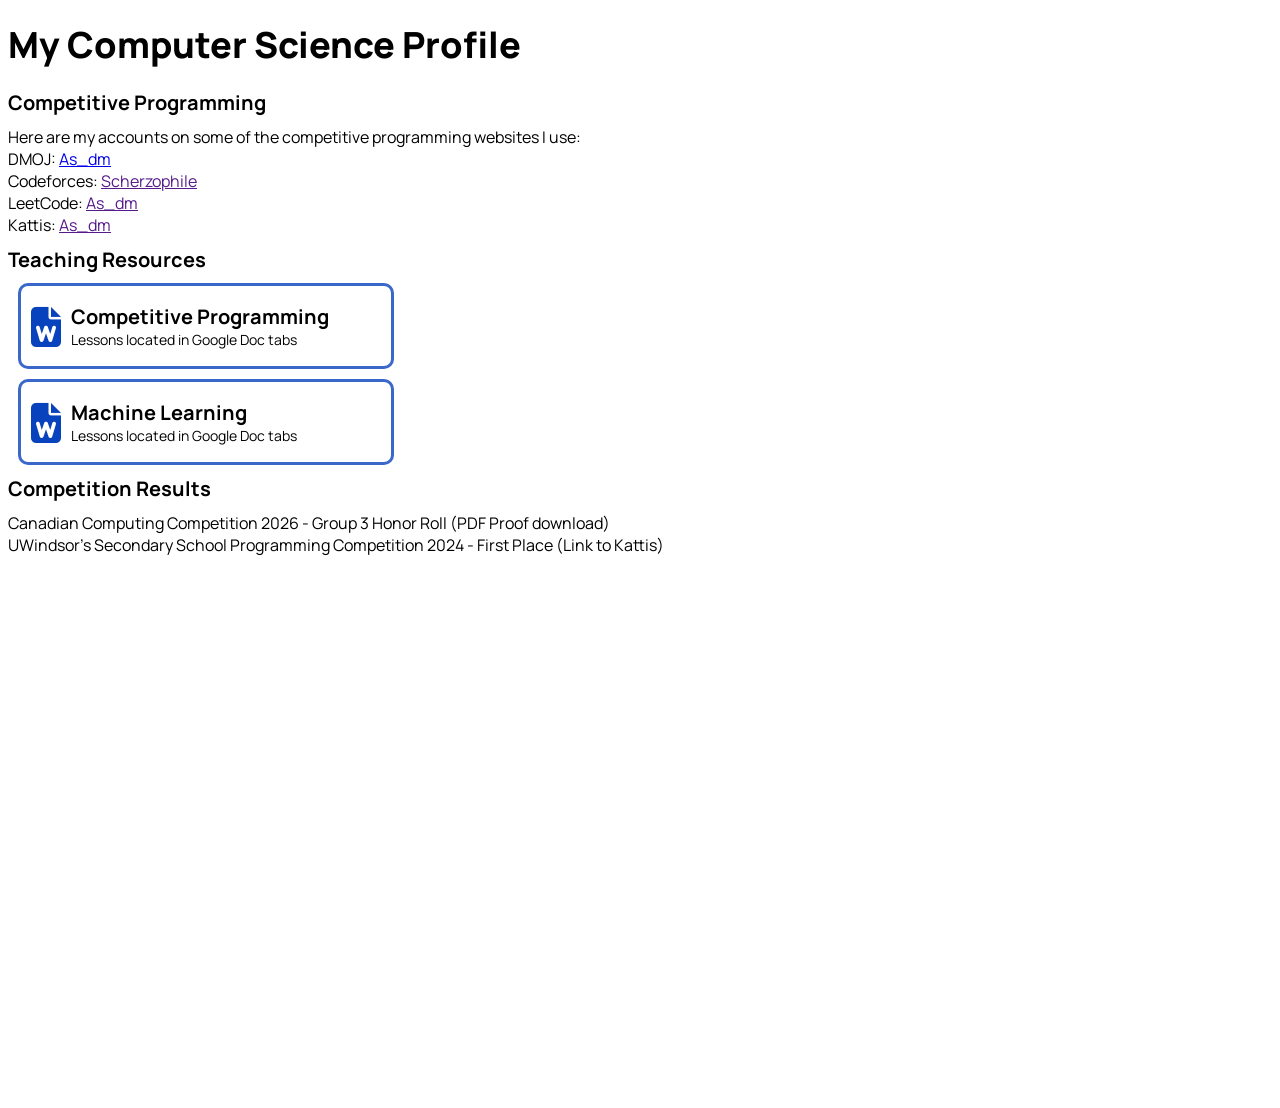
<file: featured/cp.html>
<!DOCTYPE html>
<html lang="en">
<head>
    <meta charset="UTF-8">
    <meta name="viewport" content="width=e, initial-scale=1.0">
    <title>Computer Science - Spencer Yuan</title>
    <link rel="stylesheet" href="cp.css">
        <link rel="stylesheet" href="https://cdnjs.cloudflare.com/ajax/libs/font-awesome/6.4.0/css/all.min.css"/>

</head>
<body>
    <div class="title">My Computer Science Profile</div>
    <div class="section" id="dmoj-section">
        <div class="section-title">Competitive Programming</div>
        <div class="section-body">
            Here are my accounts on some of the competitive programming websites I use:

            <div class="body-profile">
                DMOJ: <a href="https://dmoj.ca/user/As_dm/">As_dm</a>
            </div>

            <div class="body-profile">
                Codeforces: <a href="">Scherzophile</a>
            </div>

            <div class="body-profile">
                LeetCode: <a href="">As_dm</a>
            </div>

            <div class="body-profile">
                Kattis: <a href="">As_dm</a>
            </div>
        </div>

        <div class="section-teaching">
            <div class="section-title">Teaching Resources</div>
            <div class="teaching-resources">
                <div class="document" onclick="window.location.href='https://docs.google.com/document/d/1m64QG2pBoRDxKyaKNf6QUOlHrH-mRf-l2XfQucU9Z9M/edit?usp=sharing'">
                    <div class="document-left">
                        <i class="fa-solid fa-file-word"></i>
                    </div>
                    <div class="document-right">
                        <div class="document-right-title">
                            Competitive Programming
                        </div>
                        <div class="document-right-text">
                            Lessons located in Google Doc tabs
                        </div>
                    </div>
                </div>

                <div class="document" onclick="window.location.href='https://docs.google.com/document/d/1m64QG2pBoRDxKyaKNf6QUOlHrH-mRf-l2XfQucU9Z9M/edit?usp=sharing'">
                    <div class="document-left">
                        <i class="fa-solid fa-file-word"></i>
                    </div>
                    <div class="document-right">
                        <div class="document-right-title">
                            Machine Learning
                        </div>
                        <div class="document-right-text">
                            Lessons located in Google Doc tabs
                        </div>
                    </div>
                </div>

                
            </div>
        </div>

        <div class="section-competition">
            <div class="section-title">
                Competition Results
            </div>

            <div class="competition">
                <div class="competition-award">
                    Canadian Computing Competition 2026 - Group 3 Honor Roll

                    (PDF Proof download)
                </div>

                <div class="competition-award">
                    UWindsor's Secondary School Programming Competition 2024 - First Place

                    (Link to Kattis)
                </div>
            </div>
        </div>
    </div>

    <iframe width="943" height="539" src="https://www.youtube.com/embed/2Vuexl8rCNs" title="I Ate 100 Years Of McDonald&#39;s" frameborder="0" allow="accelerometer; autoplay; clipboard-write; encrypted-media; gyroscope; picture-in-picture; web-share" referrerpolicy="strict-origin-when-cross-origin" allowfullscreen></iframe>
</body>
</html>

<!-- 

Stages to my journey:

DMOJ account
SSPC Awards
CCC Awards
-->
</file>
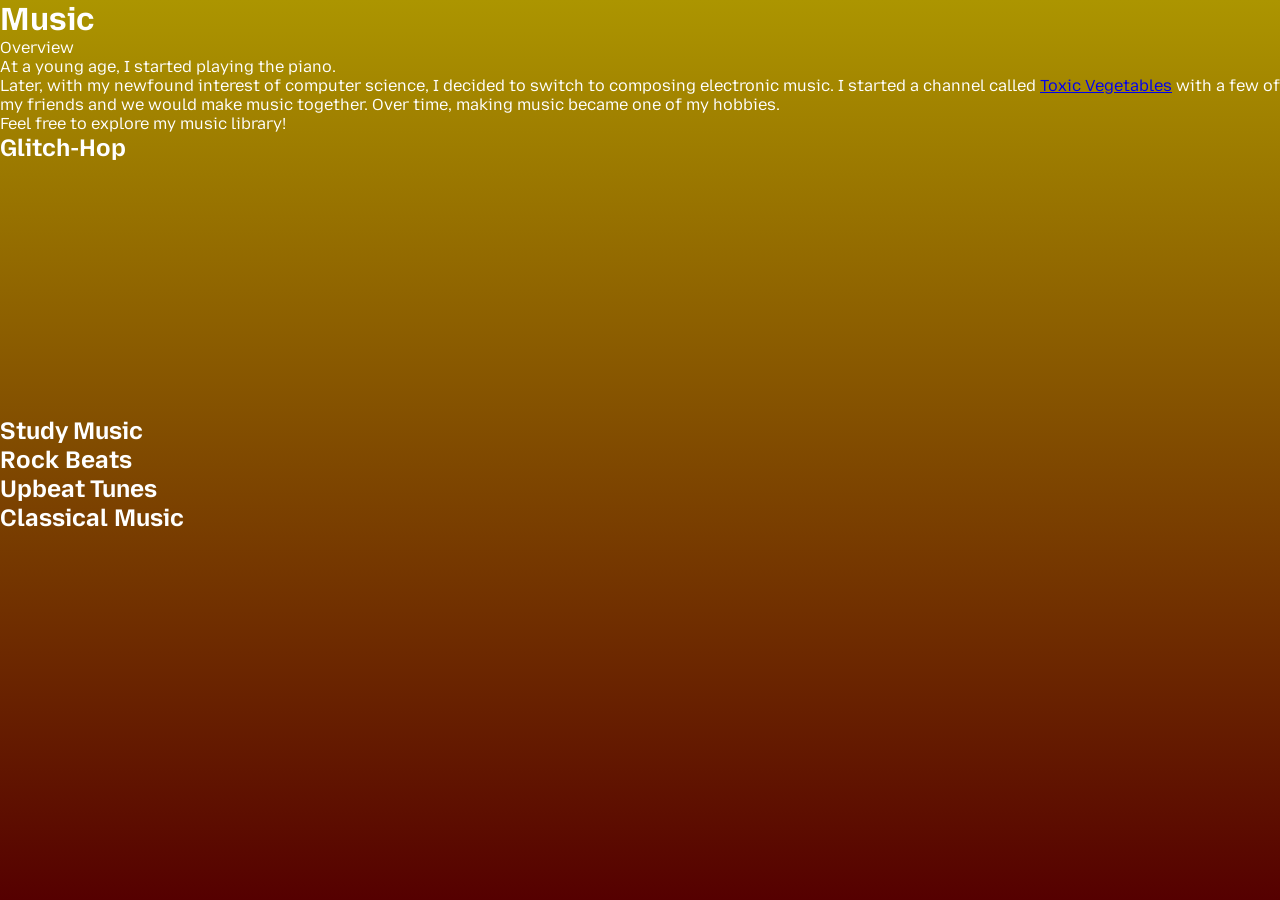
<file: PersonalWebsite/music.html>
<!DOCTYPE html>
<html lang="en">
<head>
    <meta charset="UTF-8">
    <meta name="viewport" content="width=device-width, initial-scale=1.0">
    <title>Spencer Yuan - Music</title>
    <link rel="stylesheet" href="music.css">
    <script src="bgtiles2.js" defer></script>
</head>
<body>
    <div class="fixed-bg"></div>
    <h1>Music</h1>
    <div class="section" id="section-overview">
        <div class="section-title-text">Overview</div>
        <div class="description">
            At a young age, I started playing the piano. 
            <br>
            Later, with my newfound interest of computer science, I decided to switch to composing
            electronic music. I started a channel called <a href="https://www.youtube.com/@ToxicVegetables">Toxic Vegetables</a> with a few of my friends
            and we would make music together. Over time, making music became one of my hobbies. 
            <br>
            Feel free to explore my music library! 
        </div>
    </div>


    <h2>Glitch-Hop</h2>
    <div class="section" id="section-glitch">
        <iframe width="250" height="250" 
        src="https://www.youtube.com/embed/Fr6YEeP4WNE" 
        title="YouTube video player" 
        frameborder="0" 
        allow="accelerometer; autoplay; clipboard-write; encrypted-media; gyroscope; picture-in-picture" 
        allowfullscreen>
        </iframe>
    </div>

    <h2>Study Music</h2>
    <div class="section" id="section-study">

    </div>

    <h2>Rock Beats</h2>
    <div class="section" id="section-rock">

    </div>

    <h2>Upbeat Tunes</h2>
    <div class="section" id="section-upbeat">

    </div>

    <h2>Classical Music</h2>
    <div class="section" id="section-classical">
        
    </div>
</body>
</html>
</file>
<file: style.css>
@import url('https://fonts.googleapis.com/css2?family=Manrope:wght@200..800&display=swap');

* {
    margin: 0;
    padding: 0;
    box-sizing: border-box;
}

body {
    font-family: "Manrope";
    color: white;
    overflow-x: hidden;
}

.fixed-bg {
    width: 100vw;
    height: 100vh;
    position: fixed;
    top: 0;
    left: 0;
    z-index: -2;
    background: linear-gradient(0deg, rgba(0, 0, 77, 1), rgba(0, 61, 23, 1));
}

.particles {
    position: fixed;
    top: 0;
    left: 0;
    filter: blur(10px);
}

.blocker {
    position: fixed;
    top: 0;
    left: 0;
    width: 100vw;
    height: 100vh;
    backdrop-filter: blur(10px);
    z-index: -1;
}

nav {
    position: fixed;
    top: -60px;
    left: 0;
    display: flex;
    justify-content: center;
    gap: 25px;
    padding: 20px;
    width: 100%;
    height: 60px;
    background-color: rgba(0, 0, 0, 0.5);
    backdrop-filter: blur(5px);
    z-index: 1;
    transition: 0.5s ease;

    font-size: 15px;
}

.nav-element {
    cursor: pointer;

    transition: 0.4s ease;
}

.nav-element:hover {
    color: rgb(50, 235, 50);
    font-weight: 700;
}

#top-section {
    background-color: rgba(0, 0, 0, 0.2);
    padding-bottom: 30px;
}


#section-title {
    z-index: 10;
    opacity: 0;
    display: flex;
    justify-content: center;
    align-items: center;
    height: 400px;
    animation: intro 3s ease-in-out forwards;
    transform: scale(1.5) translate(0, 100px);
}

@keyframes intro {
    0% {
        opacity: 0;
        transform: scale(1.5) translate(0, 100px);
    }
    40% {
        opacity: 1;
        transform: scale(1.5) translate(0, 100px);
    }
    50% {
        transform: scale(1.5) translate(0, 100px);
    }
    100% {
        opacity: 1;
        transform: scale(1) translateY(0);
    }
}

/* To mask everything out for the intro animation */
.mask {
    position: fixed;
    top: 0;
    left: 0;
    background-color: black;
    width: 100%;
    height: 100%;
    animation: fadeout 2s ease-in-out forwards;
    animation-delay: 1.5s;
}

@keyframes fadeout {
    0% {
        opacity: 1;
    }
    99% {
        opacity: 0;
        z-index: 0;
    }
    100% {
        opacity: 0;
        z-index: -1;
    }
}

.profile-picture {
    width: 200px;
    height: 200px;
    border-radius: 50%;
    border: 5px solid transparent;
    box-shadow: 0 0 0 5px rgba(255, 255, 255, 0.5);
    transition: 0.4s ease;
    cursor: pointer;
}

.profile-picture:hover {
    box-shadow: 0 0 0 5px rgba(255, 255, 255, 0.8);
    scale: 1.05;
}


.title-name {
    font-size: 48px;
    color: rgba(255, 255, 255, 0.9);
}

.title-card {
    margin: 30px;
}

.title-description {
    font-size: 18px;
    margin: 5px 0;
}

#section-contact {
    display: flex;
    justify-content: center;
    margin-bottom: 30px;
}

.contact-centered {
    width: 500px;
    height: 60px;
    border-radius: 30px;
    background-color: rgba(255, 255, 255, 0.2);
    
    display: flex;
    justify-content: center;
    align-items: center;
}

.contact-icon {
    font-size: 26px;
    margin: 0 5px;
    color: white;
    cursor: pointer;
    text-decoration: none;
}

.contact-link {
    text-decoration: none;
}

.contact-icon:hover {
    color: rgb(0, 255, 0);
}

#section-about {
    margin: 30px 0;
}

.section-title-text {
    font-size: 36px;
    font-weight: bold;
    color: rgba(255, 255, 255, 0.8);
    text-align: center;
    margin: 30px 0;
}



.container {
    margin: 30px;
    display: flex;
    justify-content: center;
    gap: 50px;
}

.left-container {
    width: 500px;
    line-height: 1.5;
}

.right-container {
    width: 400px;
    height: 400px;
    background-color: white;
}

li {
    margin-left: 30px;
}



#section-buttons {
    display: flex;
    justify-content: center;
    gap: 20px;
}

input {
    width: 200px;
    height: 40px;
    border-radius: 20px;
    border: 2px solid white;
    outline: none;
    background-color: transparent;
    color: white;
    font-family: "Mozilla Text";

    transition: 0.4s ease;
    cursor: pointer;
}

input:hover {
    background: rgb(255, 255, 255);
    color: black;
}






#section-projects {
    display: flex;
    width: 100%;
    gap: 20px;
    padding: 20px;
}

.project {
    background-color: rgba(0, 0, 0, 0.5);
    width: 300px;
    height: 600px;
    border-radius: 10px;
    display: flex;
    flex-direction: column;
}

.project-image {
    width: 100%;
    height: 200px;
    border-radius: 10px 10px 0 0;
}

.project-body {
    padding: 10px;
}

.project-title {
    font-size: 28px;
    margin: 10px 0;
    font-weight: bold;
}

.project-description {

}

.project-tags {
    display: flex;
    flex-wrap: wrap;
    gap: 5px;
    margin: 10px 0;
}

.tag {
    padding: 5px 10px; height: 30px;
    border-radius: 15px;
    font-size: 14px;
    background-color: transparent;
    border: 2px solid white;
    color: white;
}

#gallery-container {
    width: 100%;
    display: flex;
    justify-content: center;
}

#gallery-btn {

}

.bottom-buttons-container {
    margin-top: auto;
}

.try-it-out-btn {
    width: auto;
    background: transparent;
    text-align: center;
    padding: 10px;
    border: 3px solid white;
    border-radius: 10px;
    margin: 5px;
    
    transition: 0.3s ease;
    cursor: pointer;
}

.try-it-out-btn:hover {
    border: 3px solid grey;
}

.try-disabled {
    opacity: 0.2;
}

.try-disabled:hover {
    
}


#section-achievements {
    display: flex;
    justify-content: center;
}

.ach {
    display: flex;
    align-items: center;
    height: 150px;
    width:  750px;
    border: 3px solid rgba(255, 255, 0, 0.596);
    background-color: rgba(255, 255, 0, 0.322);
    border-radius: 20px;
    margin: 10px;

    transition: 0.3s ease;
    cursor: pointer;
}

.ach:hover {
    background-color: rgba(255, 255, 0, 0.151);
}

.ach-left {
    width: 100px;
    height: 100px;
    margin: 20px;

    display: flex;
    flex-direction: column;
    align-items: center;

    padding: 10px;
    border-radius: 50% 50%;
}

.ach-year {
    margin-top: -12px;
    font-weight: 900;
    color: #FFB125;
    font-size: 20px;
}

.ach-month {
    font-size: 12px;
    margin-top: -5px;
    color: #ffb325d5;
}

.ach-2026 {
    filter: none;
}

.ach-2025 {
    filter: hue-rotate(180deg);
}

.ach-2024 {
    filter:hue-rotate(90deg);
}

.ach-2023 {
    filter: hue-rotate(270deg);
}

.ach-trophy {
    width: 70px;
}

.ach-title {
    font-weight: 900;
    font-size: 20px;
    margin: 5px 0;
}

.ach-content {
    
}



#section-experience {
    display: flex;
    justify-content: center;
    line-height: 1.3;
}

#section-experience-container {

}

.exp {
    width: 750px;
    background-color: rgba(0, 0, 0, 0.5);
    padding: 20px;
    box-shadow: -5px 0 0 0 rgba(0, 255, 0, 0.5);
    margin: 20px;
    transition: 0.4s ease;
}

.exp:hover {
    scale: 1.05;
    box-shadow: -5px 0 0 0 rgba(242, 255, 0, 0.692);
}

.exp-title {
    font-weight: bold;
    font-size: 20px;
    margin-bottom: 10px;
}

.exp-location {
    font-size: 12px;
    color: rgba(255, 255, 255, 0.8);
}

.fa-location-dot {
    color: rgb(255, 63, 63);
    font-size: 14px;
    margin: 0 5px;
}

.exp-time {
    font-size: 12px;
    color: rgba(255, 255, 255, 0.8);
}

.fa-calendar {
    font-size: 14px;
    margin: 0 5px;
    color: rgb(136, 136, 255);
}

.exp-description {
    font-size: 14px;
    margin: 10px 0;
}




/* program languages */


#section-languages {
    display: flex;
    flex-wrap: wrap;
    justify-content: center;
}

.lang {
    width: 400px;
    height: 100px;
    padding: 20px;
    background-color: rgba(4, 0, 28, 0.5);
    border-radius: 10px;

    display: flex;
    gap: 20px;
    margin: 20px;

    border: 2px solid rgba(255, 255, 255, 0.338);
    transition: 0.3s ease;
}

.lang:hover {
    border: 2px solid rgba(255, 255, 255, 0.606);
}

.lang-left {
    font-size: 50px;
    width: 50px;
}

.lang-right {

}

.lang-title {
    font-size: 24px;
    display: flex;
    justify-content: space-between;
    align-items: center;
}

.lang-years {
    color: rgba(197, 197, 197, 0.691);
    font-size: 16px;
}

.pro-bars {
    display: flex;
}

.pro-bar {
    height: 10px;
    width: 50px;
    margin: 8px 1px;
    border-radius: 0 3px;
    background-color: rgba(120, 120, 120, 0.508);
}

.pro-active {
    background-color: rgb(0, 255, 17);
}
</file>
<file: PersonalWebsite/style.css>
@import url('https://fonts.googleapis.com/css2?family=Mozilla+Text:wght@200..700&display=swap');

* {
    margin: 0;
    padding: 0;
    box-sizing: border-box;
}

body {
    font-family: "Mozilla Text";
    color: white;
}

.fixed-bg {
    width: 100vw;
    height: 100vh;
    position: fixed;
    top: 0;
    left: 0;
    z-index: -2;
    background: linear-gradient(0deg, rgba(0, 0, 77, 1), rgba(0, 61, 23, 1));
}

.particles {
    position: fixed;
    top: 0;
    left: 0;
    filter: blur(10px);
}

.blocker {
    position: fixed;
    top: 0;
    left: 0;
    width: 100vw;
    height: 100vh;
    backdrop-filter: blur(10px);
    z-index: -1;
}

nav {
    position: fixed;
    top: -60px;
    left: 0;
    display: flex;
    justify-content: center;
    gap: 25px;
    padding: 20px;
    width: 100%;
    height: 60px;
    background-color: rgba(0, 0, 0, 0.5);
    backdrop-filter: blur(5px);
    z-index: 1;
    transition: 0.5s ease;
}

.nav-element {
    cursor: pointer;

    transition: 0.4s ease;
}

.nav-element:hover {
    color: rgb(50, 235, 50);
    font-weight: 700;
}

#top-section {
    background-color: rgba(0, 0, 0, 0.2);
    padding-bottom: 30px;
}


#section-title {
    display: flex;
    justify-content: center;
    align-items: center;
    height: 400px;
}

.profile-picture {
    width: 200px;
    height: 200px;
    border-radius: 50%;
    border: 5px solid transparent;
    box-shadow: 0 0 0 5px rgba(255, 255, 255, 0.5);
    transition: 0.4s ease;
    cursor: pointer;
}

.profile-picture:hover {
    box-shadow: 0 0 0 5px rgba(255, 255, 255, 0.8);
    scale: 1.05;
}


.title-name {
    font-size: 48px;
    color: rgba(255, 255, 255, 0.9);
}

.title-card {
    margin: 30px;
}

.title-description {
    font-size: 18px;
    margin: 5px 0;
}

#section-contact {
    display: flex;
    justify-content: center;
    margin-bottom: 30px;
}

.contact-centered {
    width: 500px;
    height: 60px;
    border-radius: 30px;
    background-color: rgba(255, 255, 255, 0.2);
    
    display: flex;
    justify-content: center;
    align-items: center;
}

.contact-icon {
    font-size: 26px;
    margin: 0 5px;
    color: white;
    cursor: pointer;
    text-decoration: none;
}

.contact-link {
    text-decoration: none;
}

.contact-icon:hover {
    color: rgb(0, 255, 0);
}

#section-about {
    margin: 30px 0;
}

.section-title-text {
    font-size: 36px;
    font-weight: bold;
    color: rgba(255, 255, 255, 0.8);
    text-align: center;
    margin: 30px 0;
}



.container {
    margin: 30px;
    display: flex;
    justify-content: center;
    gap: 50px;
}

.left-container {
    width: 500px;
    line-height: 1.5;
}

.right-container {
    width: 400px;
    height: 400px;
    background-color: white;
}

li {
    margin-left: 30px;
}



#section-buttons {
    display: flex;
    justify-content: center;
    gap: 20px;
}

input {
    width: 200px;
    height: 40px;
    border-radius: 20px;
    border: 2px solid white;
    outline: none;
    background-color: transparent;
    color: white;
    font-family: "Mozilla Text";

    transition: 0.4s ease;
    cursor: pointer;
}

input:hover {
    background: rgb(255, 255, 255);
    color: black;
}






#section-projects {
    display: flex;
    width: 100%;
    gap: 20px;
    padding: 20px;
}

.project {
    background-color: rgba(0, 0, 0, 0.5);
    width: 300px;
    height: 500px;
    border-radius: 10px;
}

.project-image {
    width: 100%;
    height: 200px;
    border-radius: 10px 10px 0 0;
}

.project-body {
    padding: 10px;
}

.project-title {
    font-size: 28px;
    margin: 10px 0;
    font-weight: bold;
}

.project-description {

}

.project-tags {
    display: flex;
    flex-wrap: wrap;
    gap: 5px;
    margin: 10px 0;
}

.tag {
    padding: 5px 10px; height: 30px;
    border-radius: 15px;
    font-size: 14px;
    background-color: transparent;
    border: 2px solid white;
    color: white;
}

#gallery-container {
    width: 100%;
    display: flex;
    justify-content: center;
}

#gallery-btn {

}








#section-experience {
    display: flex;
    justify-content: center;
    line-height: 1.3;
}

#section-experience-container {

}

.exp {
    width: 750px;
    background-color: rgba(0, 0, 0, 0.5);
    padding: 20px;
    box-shadow: -5px 0 0 0 rgba(0, 255, 0, 0.5);
    margin: 20px;
    transition: 0.4s ease;
}

.exp:hover {
    scale: 1.05;
    box-shadow: -5px 0 0 0 rgba(242, 255, 0, 0.692);
}

.exp-title {
    font-weight: bold;
    font-size: 20px;
    margin-bottom: 10px;
}

.exp-location {
    font-size: 12px;
    color: rgba(255, 255, 255, 0.8);
}

.fa-location-dot {
    color: rgb(255, 63, 63);
    font-size: 14px;
    margin: 0 5px;
}

.exp-time {
    font-size: 12px;
    color: rgba(255, 255, 255, 0.8);
}

.fa-calendar {
    font-size: 14px;
    margin: 0 5px;
    color: rgb(136, 136, 255);
}

.exp-description {
    font-size: 14px;
    margin: 10px 0;
}




/* program languages */


#section-languages {
    display: flex;
    flex-wrap: wrap;
    justify-content: center;
}

.lang {
    width: 400px;
    height: 100px;
    padding: 20px;
    background-color: rgba(4, 0, 28, 0.5);
    border-radius: 10px;

    display: flex;
    gap: 20px;
    margin: 20px;

    border: 2px solid rgba(255, 255, 255, 0.338);
    transition: 0.3s ease;
}

.lang:hover {
    border: 2px solid rgba(255, 255, 255, 0.606);
}

.lang-left {
    font-size: 50px;
    width: 50px;
}

.lang-right {

}

.lang-title {
    font-size: 24px;
    display: flex;
    justify-content: space-between;
    align-items: center;
}

.lang-years {
    color: rgba(197, 197, 197, 0.691);
    font-size: 16px;
}

.pro-bars {
    display: flex;
}

.pro-bar {
    height: 10px;
    width: 50px;
    margin: 8px 1px;
    border-radius: 0 3px;
    background-color: rgba(120, 120, 120, 0.508);
}

.pro-active {
    background-color: rgb(0, 255, 17);
}
</file>
<file: featured/cp.css>
@import url('https://fonts.googleapis.com/css2?family=Manrope:wght@200..800&display=swap');

body {
    font-family: "Manrope";
}

.title {
    font-size: 36px;
    font-weight: 900;
    margin: 20px 0;
}

.section-title {
    margin: 10px 0;
    font-weight: 700;
    font-size: 20px;
}


.document {
    width: 350px;
    height: 60px;
    border-radius: 10px;
    background-color: white;
    border: 3px solid rgba(9, 66, 189, 0.8);

    display: flex;
    align-items: center;
    gap: 10px;

    margin: 10px;
    padding: 10px;

    cursor: pointer;
    transition: 0.3s ease;
}

.document:hover {
    background-color: rgba(9, 66, 189, 0.2);
    border: 3px solid rgba(9, 66, 189, 0.6);
}

.document-left {
    color: rgb(9, 66, 189);
    font-size: 40px;
}

.document-right-title {
    font-size: 20px;
    font-weight: 700;
}

.document-right-text {
    font-size: 14px;
}
</file>
<file: PersonalWebsite/music.css>
@import url('https://fonts.googleapis.com/css2?family=Mozilla+Text:wght@200..700&display=swap');

* {
    margin: 0;
    padding: 0;
    box-sizing: border-box;
}

body {
    font-family: "Mozilla Text";
    color: white;
}

.fixed-bg {
    width: 100vw;
    height: 100vh;
    position: fixed;
    top: 0;
    left: 0;
    z-index: -1;
    background: linear-gradient(0deg, rgb(85, 0, 0), rgb(172, 149, 0));
}
</file>
